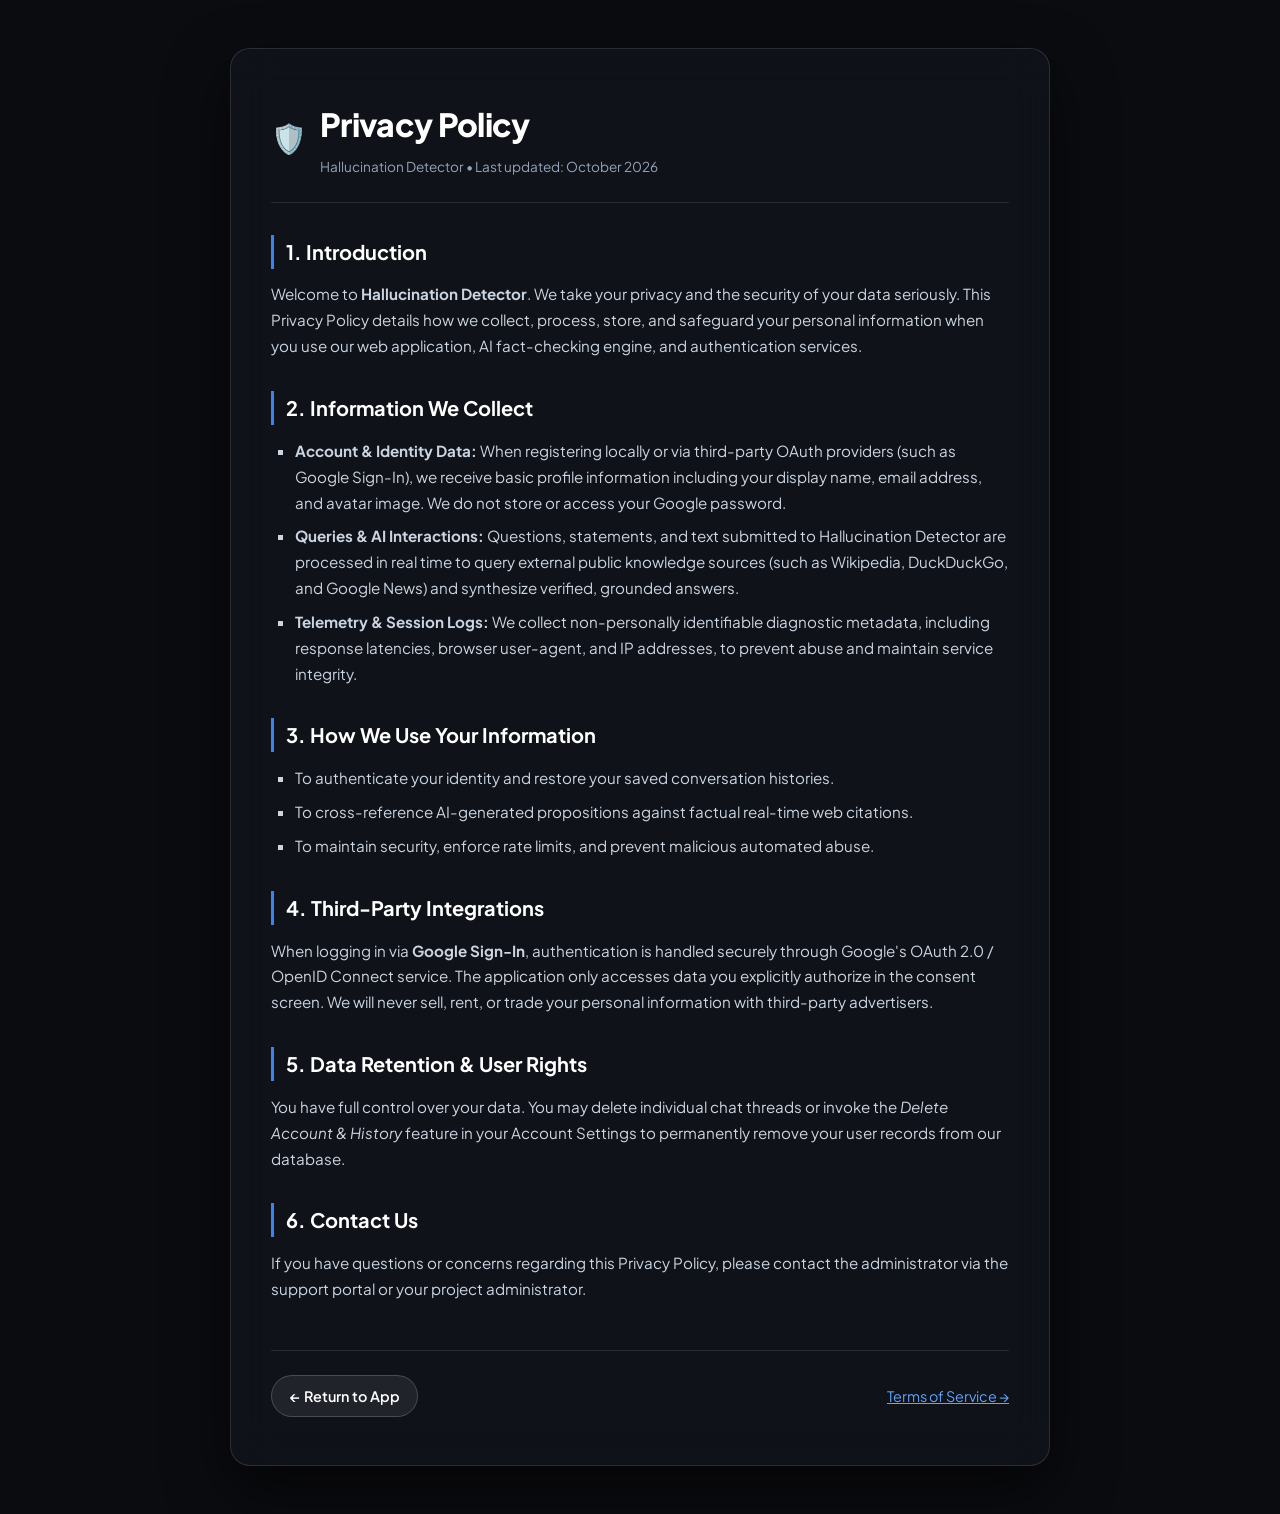
<file: static/privacy.html>
<!DOCTYPE html>
<html lang="en">
<head>
  <meta charset="UTF-8">
  <meta name="viewport" content="width=device-width, initial-scale=1.0">
  <title>Privacy Policy — Hallucination Detector</title>
  <link rel="icon" type="image/x-icon" href="/static/icons/favicon.ico">
  <link rel="preconnect" href="https://fonts.googleapis.com">
  <link rel="preconnect" href="https://fonts.gstatic.com" crossorigin>
  <link href="https://fonts.googleapis.com/css2?family=Plus+Jakarta+Sans:wght@400;500;600;700;800&family=JetBrains+Mono:wght@400;500&display=swap" rel="stylesheet">
  <style>
    *, *::before, *::after { box-sizing: border-box; margin: 0; padding: 0; }
    body {
      font-family: 'Plus Jakarta Sans', -apple-system, BlinkMacSystemFont, sans-serif;
      background-color: #0b0c10;
      color: #e2e8f0;
      line-height: 1.7;
      padding: 3rem 1.5rem;
    }
    .container {
      max-width: 820px;
      margin: 0 auto;
      background: rgba(18, 20, 29, 0.75);
      border: 1px solid rgba(255, 255, 255, 0.12);
      border-radius: 20px;
      padding: 3rem 2.5rem;
      backdrop-filter: blur(20px);
      box-shadow: 0 25px 60px rgba(0, 0, 0, 0.6);
    }
    .brand-header {
      display: flex;
      align-items: center;
      gap: 0.8rem;
      margin-bottom: 2rem;
      padding-bottom: 1.5rem;
      border-bottom: 1px solid rgba(255, 255, 255, 0.1);
    }
    .brand-badge {
      font-size: 1.8rem;
    }
    h1 {
      font-size: 2rem;
      font-weight: 800;
      color: #ffffff;
      letter-spacing: -0.02em;
    }
    .updated-date {
      color: #94a3b8;
      font-size: 0.85rem;
      margin-top: 0.2rem;
    }
    h2 {
      font-size: 1.25rem;
      font-weight: 700;
      color: #ffffff;
      margin: 2rem 0 0.8rem;
      border-left: 3px solid #3b82f6;
      padding-left: 0.75rem;
    }
    p, ul {
      color: #cbd5e1;
      font-size: 0.95rem;
      margin-bottom: 1rem;
    }
    ul {
      list-style: square;
      padding-left: 1.5rem;
    }
    li { margin-bottom: 0.5rem; }
    a {
      color: #60a5fa;
      text-decoration: underline;
    }
    .back-nav {
      margin-top: 3rem;
      padding-top: 1.5rem;
      border-top: 1px solid rgba(255, 255, 255, 0.1);
      display: flex;
      justify-content: space-between;
      align-items: center;
      font-size: 0.9rem;
    }
    .btn-back {
      background: rgba(255, 255, 255, 0.08);
      border: 1px solid rgba(255, 255, 255, 0.18);
      color: #ffffff;
      padding: 0.5rem 1.1rem;
      border-radius: 9999px;
      text-decoration: none;
      font-weight: 600;
      transition: all 0.2s;
    }
    .btn-back:hover {
      background: rgba(255, 255, 255, 0.18);
    }
  </style>
</head>
<body>
  <div class="container">
    <div class="brand-header">
      <div class="brand-badge">🛡️</div>
      <div>
        <h1>Privacy Policy</h1>
        <div class="updated-date">Hallucination Detector &bull; Last updated: October 2026</div>
      </div>
    </div>

    <h2>1. Introduction</h2>
    <p>
      Welcome to <strong>Hallucination Detector</strong>. We take your privacy and the security of your data seriously. This Privacy Policy details how we collect, process, store, and safeguard your personal information when you use our web application, AI fact-checking engine, and authentication services.
    </p>

    <h2>2. Information We Collect</h2>
    <ul>
      <li><strong>Account & Identity Data:</strong> When registering locally or via third-party OAuth providers (such as Google Sign-In), we receive basic profile information including your display name, email address, and avatar image. We do not store or access your Google password.</li>
      <li><strong>Queries & AI Interactions:</strong> Questions, statements, and text submitted to Hallucination Detector are processed in real time to query external public knowledge sources (such as Wikipedia, DuckDuckGo, and Google News) and synthesize verified, grounded answers.</li>
      <li><strong>Telemetry & Session Logs:</strong> We collect non-personally identifiable diagnostic metadata, including response latencies, browser user-agent, and IP addresses, to prevent abuse and maintain service integrity.</li>
    </ul>

    <h2>3. How We Use Your Information</h2>
    <ul>
      <li>To authenticate your identity and restore your saved conversation histories.</li>
      <li>To cross-reference AI-generated propositions against factual real-time web citations.</li>
      <li>To maintain security, enforce rate limits, and prevent malicious automated abuse.</li>
    </ul>

    <h2>4. Third-Party Integrations</h2>
    <p>
      When logging in via <strong>Google Sign-In</strong>, authentication is handled securely through Google's OAuth 2.0 / OpenID Connect service. The application only accesses data you explicitly authorize in the consent screen. We will never sell, rent, or trade your personal information with third-party advertisers.
    </p>

    <h2>5. Data Retention & User Rights</h2>
    <p>
      You have full control over your data. You may delete individual chat threads or invoke the <em>Delete Account & History</em> feature in your Account Settings to permanently remove your user records from our database.
    </p>

    <h2>6. Contact Us</h2>
    <p>
      If you have questions or concerns regarding this Privacy Policy, please contact the administrator via the support portal or your project administrator.
    </p>

    <div class="back-nav">
      <a href="/" class="btn-back">&larr; Return to App</a>
      <a href="/terms">Terms of Service &rarr;</a>
    </div>
  </div>
</body>
</html>
</file>
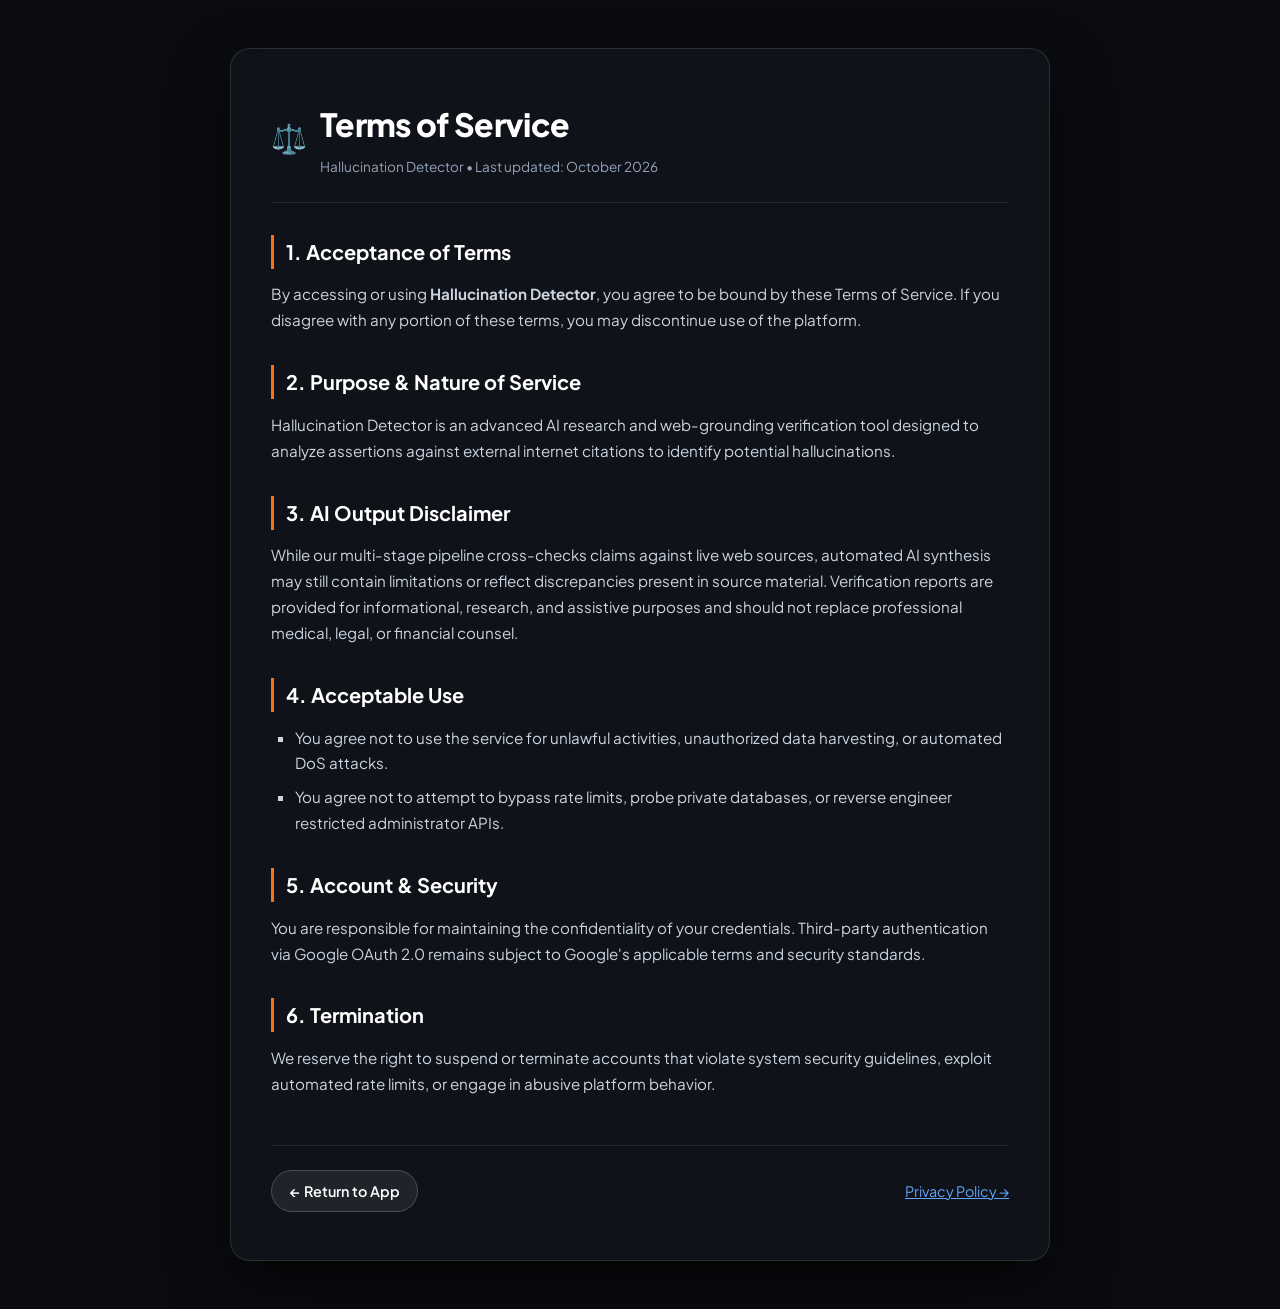
<file: static/terms.html>
<!DOCTYPE html>
<html lang="en">
<head>
  <meta charset="UTF-8">
  <meta name="viewport" content="width=device-width, initial-scale=1.0">
  <title>Terms of Service — Hallucination Detector</title>
  <link rel="icon" type="image/x-icon" href="/static/icons/favicon.ico">
  <link rel="preconnect" href="https://fonts.googleapis.com">
  <link rel="preconnect" href="https://fonts.gstatic.com" crossorigin>
  <link href="https://fonts.googleapis.com/css2?family=Plus+Jakarta+Sans:wght@400;500;600;700;800&family=JetBrains+Mono:wght@400;500&display=swap" rel="stylesheet">
  <style>
    *, *::before, *::after { box-sizing: border-box; margin: 0; padding: 0; }
    body {
      font-family: 'Plus Jakarta Sans', -apple-system, BlinkMacSystemFont, sans-serif;
      background-color: #0b0c10;
      color: #e2e8f0;
      line-height: 1.7;
      padding: 3rem 1.5rem;
    }
    .container {
      max-width: 820px;
      margin: 0 auto;
      background: rgba(18, 20, 29, 0.75);
      border: 1px solid rgba(255, 255, 255, 0.12);
      border-radius: 20px;
      padding: 3rem 2.5rem;
      backdrop-filter: blur(20px);
      box-shadow: 0 25px 60px rgba(0, 0, 0, 0.6);
    }
    .brand-header {
      display: flex;
      align-items: center;
      gap: 0.8rem;
      margin-bottom: 2rem;
      padding-bottom: 1.5rem;
      border-bottom: 1px solid rgba(255, 255, 255, 0.1);
    }
    .brand-badge {
      font-size: 1.8rem;
    }
    h1 {
      font-size: 2rem;
      font-weight: 800;
      color: #ffffff;
      letter-spacing: -0.02em;
    }
    .updated-date {
      color: #94a3b8;
      font-size: 0.85rem;
      margin-top: 0.2rem;
    }
    h2 {
      font-size: 1.25rem;
      font-weight: 700;
      color: #ffffff;
      margin: 2rem 0 0.8rem;
      border-left: 3px solid #f97316;
      padding-left: 0.75rem;
    }
    p, ul {
      color: #cbd5e1;
      font-size: 0.95rem;
      margin-bottom: 1rem;
    }
    ul {
      list-style: square;
      padding-left: 1.5rem;
    }
    li { margin-bottom: 0.5rem; }
    a {
      color: #60a5fa;
      text-decoration: underline;
    }
    .back-nav {
      margin-top: 3rem;
      padding-top: 1.5rem;
      border-top: 1px solid rgba(255, 255, 255, 0.1);
      display: flex;
      justify-content: space-between;
      align-items: center;
      font-size: 0.9rem;
    }
    .btn-back {
      background: rgba(255, 255, 255, 0.08);
      border: 1px solid rgba(255, 255, 255, 0.18);
      color: #ffffff;
      padding: 0.5rem 1.1rem;
      border-radius: 9999px;
      text-decoration: none;
      font-weight: 600;
      transition: all 0.2s;
    }
    .btn-back:hover {
      background: rgba(255, 255, 255, 0.18);
    }
  </style>
</head>
<body>
  <div class="container">
    <div class="brand-header">
      <div class="brand-badge">⚖️</div>
      <div>
        <h1>Terms of Service</h1>
        <div class="updated-date">Hallucination Detector &bull; Last updated: October 2026</div>
      </div>
    </div>

    <h2>1. Acceptance of Terms</h2>
    <p>
      By accessing or using <strong>Hallucination Detector</strong>, you agree to be bound by these Terms of Service. If you disagree with any portion of these terms, you may discontinue use of the platform.
    </p>

    <h2>2. Purpose & Nature of Service</h2>
    <p>
      Hallucination Detector is an advanced AI research and web-grounding verification tool designed to analyze assertions against external internet citations to identify potential hallucinations.
    </p>

    <h2>3. AI Output Disclaimer</h2>
    <p>
      While our multi-stage pipeline cross-checks claims against live web sources, automated AI synthesis may still contain limitations or reflect discrepancies present in source material. Verification reports are provided for informational, research, and assistive purposes and should not replace professional medical, legal, or financial counsel.
    </p>

    <h2>4. Acceptable Use</h2>
    <ul>
      <li>You agree not to use the service for unlawful activities, unauthorized data harvesting, or automated DoS attacks.</li>
      <li>You agree not to attempt to bypass rate limits, probe private databases, or reverse engineer restricted administrator APIs.</li>
    </ul>

    <h2>5. Account & Security</h2>
    <p>
      You are responsible for maintaining the confidentiality of your credentials. Third-party authentication via Google OAuth 2.0 remains subject to Google's applicable terms and security standards.
    </p>

    <h2>6. Termination</h2>
    <p>
      We reserve the right to suspend or terminate accounts that violate system security guidelines, exploit automated rate limits, or engage in abusive platform behavior.
    </p>

    <div class="back-nav">
      <a href="/" class="btn-back">&larr; Return to App</a>
      <a href="/privacy">Privacy Policy &rarr;</a>
    </div>
  </div>
</body>
</html>
</file>
